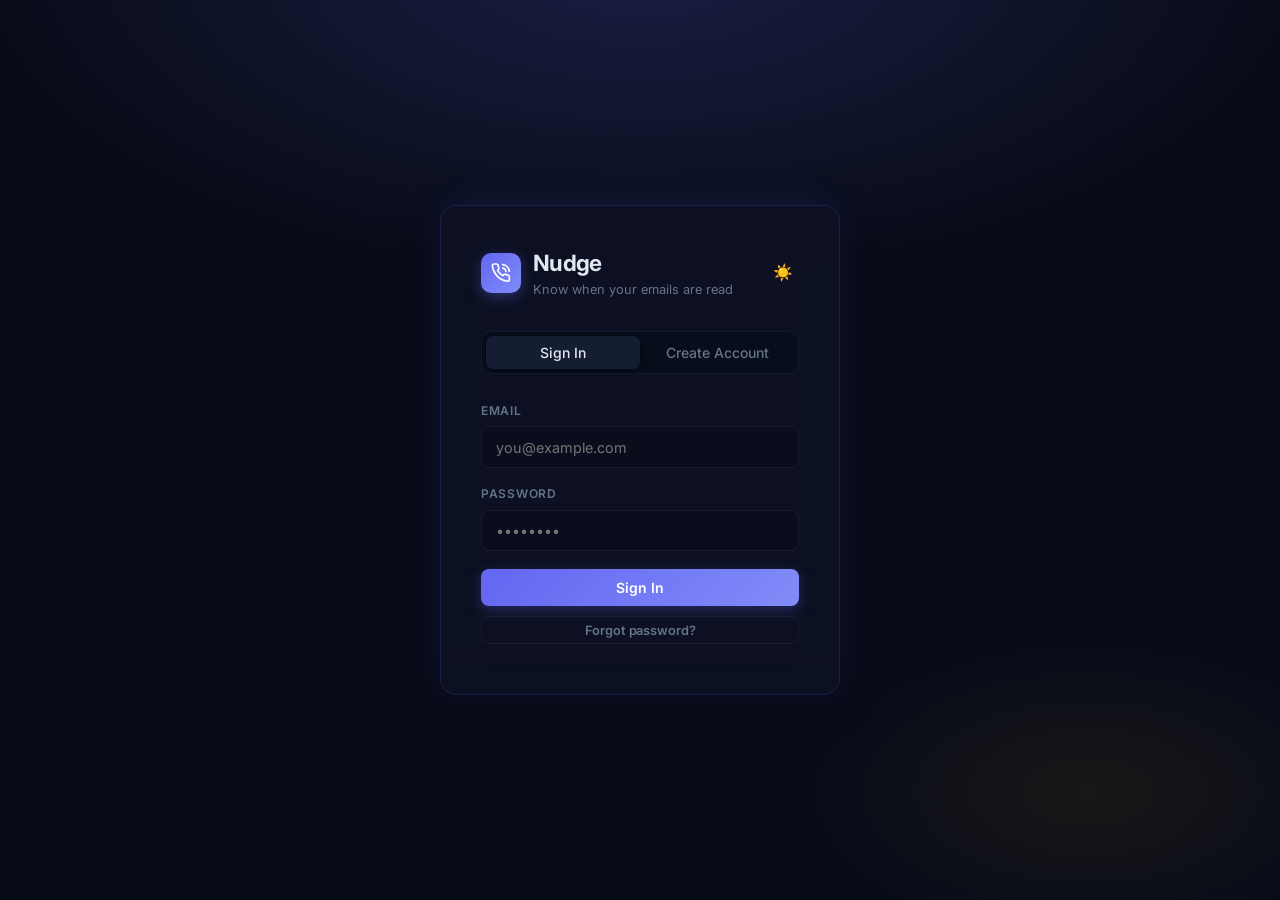
<file: frontend/index.html>
<!DOCTYPE html>
<html lang="en">
<head>
  <meta charset="UTF-8"/>
  <meta name="viewport" content="width=device-width, initial-scale=1.0"/>
  <title>Nudge — Sign In</title>
  <script>if(localStorage.getItem('nudge_theme')==='light')document.documentElement.setAttribute('data-theme','light');</script>
  <link rel="preconnect" href="https://fonts.googleapis.com"/>
  <link rel="preconnect" href="https://fonts.gstatic.com" crossorigin/>
  <link rel="icon" type="image/svg+xml" href="images/favicon.svg"/>
  <link rel="stylesheet" href="css/style.css"/>
  <style>
    #pw-strength {
      font-size: .78rem;
      font-weight: 600;
      margin-top: .25rem;
      min-height: 1.2em;
      transition: color .2s;
    }
  </style>
</head>
<body class="auth-page">

  <div class="auth-card">
    <div class="auth-logo">
      <div class="logo-icon">
        <svg xmlns="http://www.w3.org/2000/svg" viewBox="0 0 24 24" fill="none" stroke="currentColor" stroke-linecap="round" stroke-linejoin="round">
          <path d="M22 16.92v3a2 2 0 0 1-2.18 2 19.79 19.79 0 0 1-8.63-3.07A19.5 19.5 0 0 1 4.69 12a19.79 19.79 0 0 1-3.07-8.67A2 2 0 0 1 3.6 1.2h3a2 2 0 0 1 2 1.72c.127.96.361 1.903.7 2.81a2 2 0 0 1-.45 2.11L7.91 8.8a16 16 0 0 0 6.29 6.29l.96-.96a2 2 0 0 1 2.11-.45c.907.339 1.85.573 2.81.7A2 2 0 0 1 22 16.92z"/>
          <path d="M14.05 2a9 9 0 0 1 8 7.94"/>
          <path d="M14.05 6A5 5 0 0 1 18 10"/>
        </svg>
      </div>
      <div style="flex:1">
        <h1>Nudge</h1>
        <p>Know when your emails are read</p>
      </div>
      <button id="theme-toggle-btn" onclick="toggleTheme()"
              style="background:none;border:none;cursor:pointer;color:var(--muted);padding:6px;line-height:1;border-radius:6px;transition:color .2s;font-size:1rem"
              title="Toggle light/dark mode"></button>
    </div>

    <div class="tab-nav">
      <button class="tab-btn active" id="tab-login"    onclick="showTab('login')">Sign In</button>
      <button class="tab-btn"        id="tab-register" onclick="showTab('register')">Create Account</button>
    </div>

    <!-- Login Form -->
    <form id="login-form" onsubmit="handleLogin(event)">
      <div class="form-group">
        <label for="login-email">Email</label>
        <input type="email" id="login-email" placeholder="you@example.com" required/>
      </div>
      <div class="form-group">
        <label for="login-password">Password</label>
        <input type="password" id="login-password" placeholder="••••••••" required/>
      </div>
      <div id="login-error" style="color:var(--danger);font-size:.85rem;margin-bottom:.75rem;display:none"></div>
      <button type="submit" class="btn btn-primary btn-block" id="login-btn">Sign In</button>
      <button type="button" class="btn btn-ghost btn-sm btn-block" style="margin-top:.6rem" onclick="handleForgotPassword()">Forgot password?</button>
      <div id="forgot-result" role="status" style="color:var(--muted);font-size:.85rem;margin-top:.6rem"></div>
    </form>

    <!-- Register Form -->
    <form id="register-form" style="display:none" onsubmit="handleRegister(event)">
      <div class="form-group">
        <label for="reg-email">Email</label>
        <input type="email" id="reg-email" placeholder="you@example.com" required/>
      </div>
      <div class="form-group">
        <label for="reg-password">Password</label>
        <input type="password" id="reg-password" placeholder="Min. 8 chars, mix of letters + numbers" minlength="8" required/>
        <div id="pw-strength"></div>
      </div>
      <div id="reg-error" style="color:var(--danger);font-size:.85rem;margin-bottom:.75rem;display:none"></div>
      <button type="submit" class="btn btn-primary btn-block" id="reg-btn">Create Account</button>
    </form>
  </div>

  <script src="js/deployment.js"></script>
<script src="js/config.js"></script>
  <script src="js/auth.js"></script>
</body>
</html>
</file>
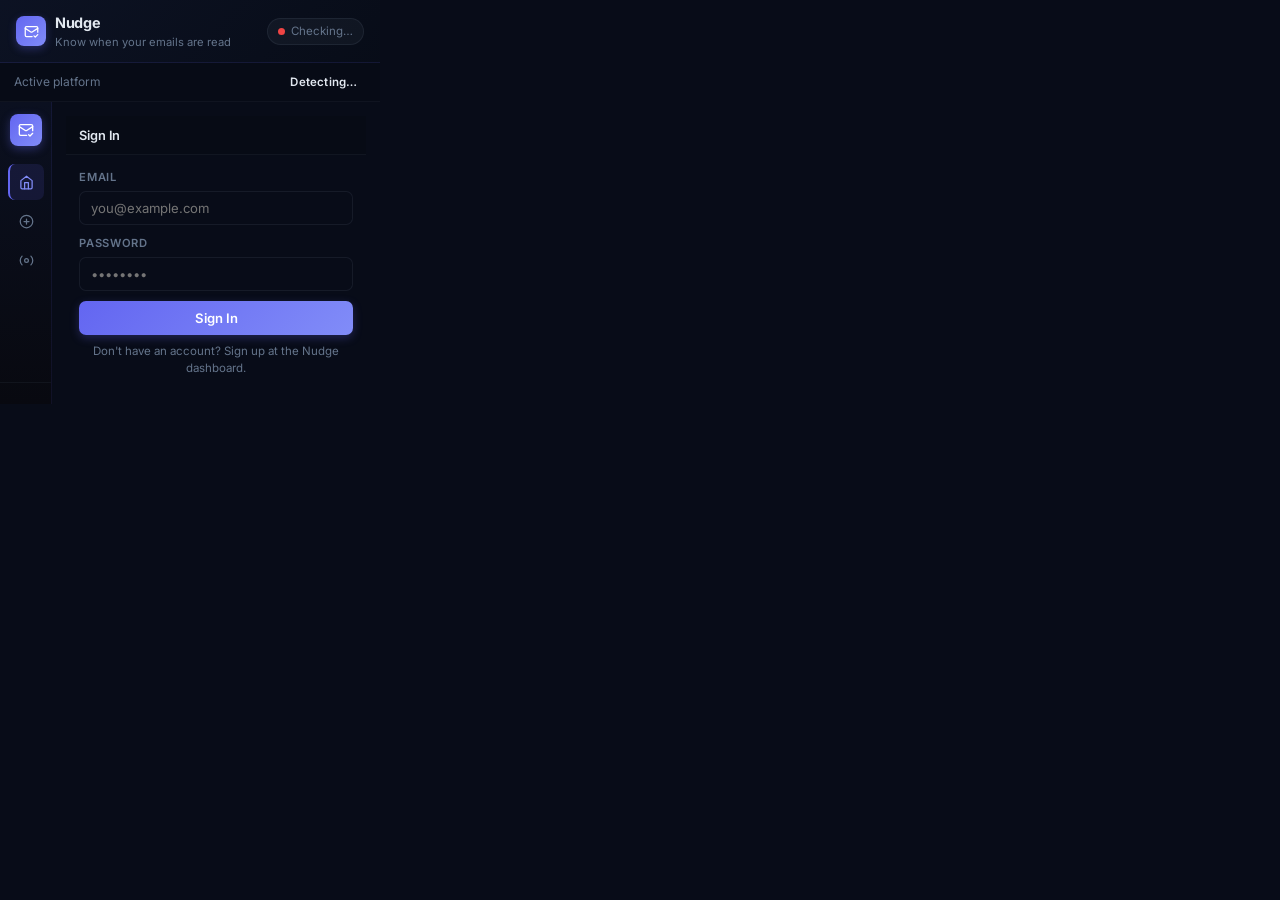
<file: extension/popup.html>
<!DOCTYPE html>
<html lang="en">
<head>
  <meta charset="UTF-8"/>
  <title>Nudge</title>
  <link rel="stylesheet" href="popup.css"/>
</head>
<body>

<div class="p-app">

  <!-- ── App header ────────────────────────────────────────── -->
  <div class="p-header">
    <div class="p-header-logo">
      <div class="p-header-logo-icon">
        <!-- mail-check icon -->
        <svg xmlns="http://www.w3.org/2000/svg" viewBox="0 0 24 24" fill="none" stroke="currentColor" stroke-linecap="round" stroke-linejoin="round">
          <path d="M22 13V6a2 2 0 0 0-2-2H4a2 2 0 0 0-2 2v12c0 1.1.9 2 2 2h9"/>
          <path d="m22 7-8.97 5.7a1.94 1.94 0 0 1-2.06 0L2 7"/>
          <path d="m16 19 2 2 4-4"/>
        </svg>
      </div>
      <div>
        <div class="p-header-name">Nudge</div>
        <div class="p-header-tag">Know when your emails are read</div>
      </div>
    </div>
    <div class="p-status-chip">
      <span class="dot" id="status-dot"></span>
      <span id="status-text">Checking…</span>
    </div>
  </div>

  <!-- ── Platform detection ─────────────────────────────────── -->
  <div class="p-platform-row" id="platform-row">
    <span class="p-platform-label">Active platform</span>
    <span class="platform-badge" id="platform-badge">Detecting…</span>
  </div>

  <!-- ── Body layout with icon sidebar ──────────────────────── -->
  <div class="p-layout">

    <!-- Icon sidebar -->
    <div class="p-sidebar">
      <div class="p-logo-mark">
        <svg xmlns="http://www.w3.org/2000/svg" viewBox="0 0 24 24" fill="none" stroke="currentColor" stroke-linecap="round" stroke-linejoin="round">
          <path d="M22 13V6a2 2 0 0 0-2-2H4a2 2 0 0 0-2 2v12c0 1.1.9 2 2 2h9"/>
          <path d="m22 7-8.97 5.7a1.94 1.94 0 0 1-2.06 0L2 7"/>
          <path d="m16 19 2 2 4-4"/>
        </svg>
      </div>

      <div class="p-sidebar-nav">
        <!-- Status tab (default) -->
        <button class="p-nav-btn active" title="Status" data-tab="status">
          <svg xmlns="http://www.w3.org/2000/svg" viewBox="0 0 24 24" fill="none" stroke="currentColor" stroke-linecap="round" stroke-linejoin="round">
            <path d="M3 9l9-7 9 7v11a2 2 0 0 1-2 2H5a2 2 0 0 1-2-2z"/>
            <polyline points="9 22 9 12 15 12 15 22"/>
          </svg>
        </button>
        <!-- Track tab -->
        <button class="p-nav-btn" title="Track Email" data-tab="track">
          <svg xmlns="http://www.w3.org/2000/svg" viewBox="0 0 24 24" fill="none" stroke="currentColor" stroke-linecap="round" stroke-linejoin="round">
            <circle cx="12" cy="12" r="10"/><path d="M8 12h8M12 8v8"/>
          </svg>
        </button>
        <!-- Settings tab -->
        <button class="p-nav-btn" title="Settings" data-tab="settings">
          <svg xmlns="http://www.w3.org/2000/svg" viewBox="0 0 24 24" fill="none" stroke="currentColor" stroke-linecap="round" stroke-linejoin="round">
            <circle cx="12" cy="12" r="3"/>
            <path d="M19.07 4.93a10 10 0 0 1 0 14.14M4.93 4.93a10 10 0 0 0 0 14.14"/>
          </svg>
        </button>
      </div>

      <div class="p-sidebar-footer">
        <!-- Sign out (only shown when logged in) -->
        <button class="p-nav-btn" id="sidebar-logout-btn" title="Sign Out" data-action="logout" style="display:none">
          <svg xmlns="http://www.w3.org/2000/svg" viewBox="0 0 24 24" fill="none" stroke="currentColor" stroke-linecap="round" stroke-linejoin="round">
            <path d="M9 21H5a2 2 0 0 1-2-2V5a2 2 0 0 1 2-2h4"/>
            <polyline points="16 17 21 12 16 7"/>
            <line x1="21" y1="12" x2="9" y2="12"/>
          </svg>
        </button>
      </div>
    </div>

    <!-- Main panel -->
    <div class="p-main">

      <!-- ── STATUS TAB ──────────────────────────────────────── -->
      <div id="tab-status" class="p-tab-panel">

        <!-- Logged OUT view -->
        <div id="login-view" class="p-body">
          <div class="p-section-header">
            <span class="p-section-title">Sign In</span>
          </div>
          <div style="padding: .85rem">
            <div class="p-form-group">
              <label>Email</label>
              <input class="p-input" type="email" id="email" placeholder="you@example.com"/>
            </div>
            <div class="p-form-group">
              <label>Password</label>
              <input class="p-input" type="password" id="password" placeholder="••••••••"/>
            </div>
            <div id="login-error" class="p-error"></div>
            <button class="p-btn p-btn-primary" style="margin-top:.5rem" id="login-btn" data-action="login">Sign In</button>
            <p style="color:var(--muted);font-size:.72rem;margin-top:.5rem;text-align:center;line-height:1.5">
              Don't have an account? Sign up at the Nudge dashboard.
            </p>
          </div>
        </div>

        <!-- Logged IN view -->
        <div id="logged-view" class="hidden">
          <div class="p-section-header">
            <span class="p-section-title">Recent emails</span>
          </div>
          <div class="p-body">
            <p class="p-list-message" id="recent-message" role="status">Loading…</p>
            <div class="p-email-list" id="recent-list"></div>

            <!-- User block -->
            <div class="p-user-block">
              <div class="p-user-avatar">U</div>
              <div>
                <div class="p-user-email-label">Signed in as</div>
                <div class="p-user-email-value" id="user-email-display"></div>
              </div>
            </div>

            <!-- Tips -->
            <div class="p-tip" id="tip-supported">
              ✅ Nudge is active on this page. Open a compose window — the tracking panel will appear inline next to Send.
            </div>
            <div class="p-tip hidden" id="tip-fallback">
              Open your webmail in this tab to track emails. Not supported here? Use the dashboard.
            </div>

            <a id="dashboard-link" href="#" target="_blank" class="p-btn p-btn-primary">
              Open Dashboard
              <svg xmlns="http://www.w3.org/2000/svg" width="12" height="12" viewBox="0 0 24 24" fill="none" stroke="currentColor" stroke-width="2.5" stroke-linecap="round" stroke-linejoin="round">
                <path d="M18 13v6a2 2 0 0 1-2 2H5a2 2 0 0 1-2-2V8a2 2 0 0 1 2-2h6"/>
                <polyline points="15 3 21 3 21 9"/><line x1="10" y1="14" x2="21" y2="3"/>
              </svg>
            </a>
          </div>
        </div>

      </div>

      <!-- ── TRACK TAB ───────────────────────────────────────── -->
      <div id="tab-track" class="p-tab-panel hidden">
        <div class="p-section-header">
          <span class="p-section-title">Quick Track</span>
        </div>
        <div class="p-body" style="font-size:.78rem;color:var(--muted);padding-top:1rem;text-align:center;line-height:1.6">
          <div style="font-size:1.8rem;margin-bottom:.5rem;opacity:.5">📨</div>
          Open a compose window on a supported platform — Nudge will inject the tracking panel automatically.
          <br/><br/>
          Or use the full dashboard to track manually.
          <br/><br/>
          <a id="dashboard-link-track" href="#" target="_blank" class="p-btn p-btn-primary" style="margin-top:.25rem">
            Open Dashboard ↗
          </a>
        </div>
      </div>

      <!-- ── SETTINGS TAB ────────────────────────────────────── -->
      <div id="tab-settings" class="p-tab-panel hidden">
        <div class="p-section-header">
          <span class="p-section-title">Server URL</span>
        </div>
        <div class="p-body">
          <p style="font-size:.75rem;color:var(--muted);margin-bottom:.75rem;line-height:1.5">
            Point Nudge to your self-hosted backend instance.
          </p>
          <div class="p-footer-row">
            <input class="p-url-input" type="url" id="server-url" placeholder="http://localhost:8080"/>
            <button class="p-save-btn" id="save-server-btn">Save</button>
          </div>
          <p id="server-status" role="status" class="p-error"></p>
        </div>
        <div class="p-section-header">
          <span class="p-section-title">Notifications</span>
        </div>
        <div class="p-body">
          <label class="p-check">
            <input type="checkbox" id="notifications-toggle"/>
            Notify me when an email is opened
          </label>
        </div>
        <div class="p-section-header">
          <span class="p-section-title">Privacy</span>
        </div>
        <div class="p-body">
          <label class="p-check">
            <input type="checkbox" id="content-toggle"/>
            Store the text of my emails (for AI follow-ups)
          </label>
        </div>
        <div class="p-section-header">
          <span class="p-section-title">Problem with a webmail?</span>
        </div>
        <div class="p-body">
          <p style="font-size:.75rem;color:var(--muted);margin-bottom:.75rem;line-height:1.5">
            Open a new message, then copy its structure to report the problem. Texts, names and
            addresses are masked; nothing is sent.
          </p>
          <button class="p-btn p-btn-secondary" id="describe-btn">Copy page structure</button>
          <textarea class="p-structure hidden" id="describe-result" readonly aria-label="Page structure"></textarea>
        </div>
      </div>

    </div><!-- /p-main -->
  </div><!-- /p-layout -->

</div><!-- /p-app -->

<script src="popup.js"></script>
</body>
</html>
</file>
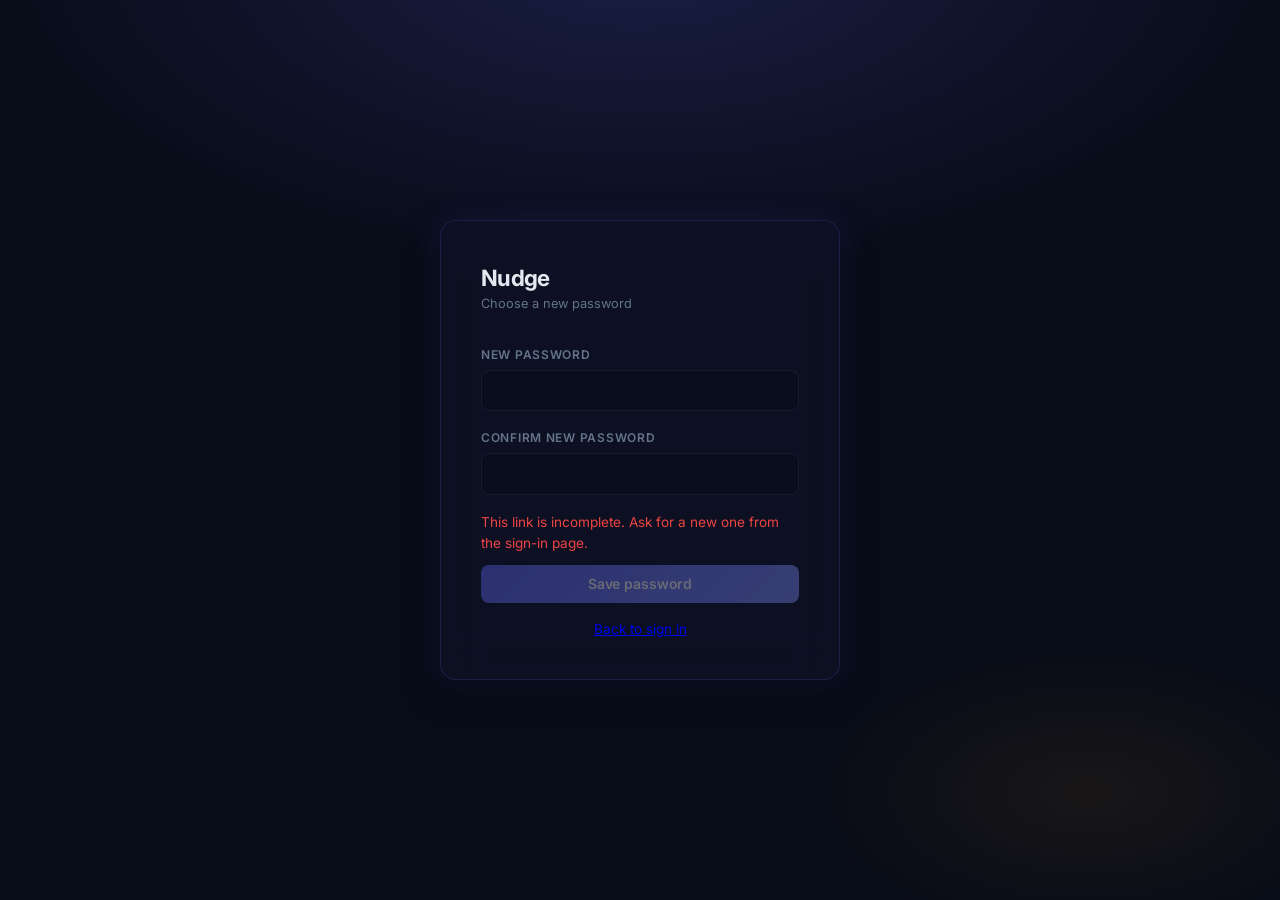
<file: frontend/reset.html>
<!DOCTYPE html>
<html lang="en">
<head>
  <meta name="referrer" content="no-referrer"/>
  <meta charset="UTF-8"/>
  <meta name="viewport" content="width=device-width, initial-scale=1.0"/>
  <title>Nudge — New password</title>
  <script>if(localStorage.getItem('nudge_theme')==='light')document.documentElement.setAttribute('data-theme','light');</script>
  <link rel="preconnect" href="https://fonts.googleapis.com"/>
  <link rel="preconnect" href="https://fonts.gstatic.com" crossorigin/>
  <link rel="icon" type="image/svg+xml" href="images/favicon.svg"/>
  <link rel="stylesheet" href="css/style.css"/>
</head>
<body class="auth-page">

  <div class="auth-card">
    <div class="auth-logo">
      <div style="flex:1">
        <h1>Nudge</h1>
        <p>Choose a new password</p>
      </div>
    </div>

    <form id="reset-form">
      <div class="form-group">
        <label for="reset-password">New password</label>
        <input type="password" id="reset-password" autocomplete="new-password" minlength="8" required/>
      </div>
      <div class="form-group">
        <label for="reset-confirm">Confirm new password</label>
        <input type="password" id="reset-confirm" autocomplete="new-password" minlength="8" required/>
      </div>
      <div id="reset-result" role="status" style="font-size:.85rem;margin-bottom:.75rem"></div>
      <button type="submit" class="btn btn-primary btn-block" id="reset-btn">Save password</button>
    </form>
    <p style="margin-top:1rem;text-align:center;font-size:.85rem"><a href="index.html">Back to sign in</a></p>
  </div>

  <script src="js/deployment.js"></script>
  <script src="js/config.js"></script>
  <script src="js/reset.js"></script>
</body>
</html>
</file>
<file: frontend/css/style.css>
/* ─────────────────────────────────────────────────────────────
   Nudge — Global Styles v2
   Palette: deep dark + indigo gradient + amber accent
   ───────────────────────────────────────────────────────────── */

@import url('https://fonts.googleapis.com/css2?family=Inter:wght@400;500;600;700&display=swap');

:root {
  --primary:           #6366f1;
  --primary-light:     #818cf8;
  --primary-dark:      #4f46e5;
  --primary-gradient:  linear-gradient(135deg, #6366f1 0%, #818cf8 100%);

  --accent:            #f59e0b;
  --success:           #22c55e;
  --warning:           #f59e0b;
  --danger:            #ef4444;

  --bg:                #080c18;
  --surface:           #0d1224;
  --surface2:          #151d32;
  --surface3:          #1e2a48;
  --border:            rgba(148,163,184,.09);
  --border-accent:     rgba(99,102,241,.22);

  --text:              #e2e8f0;
  --muted:             #64748b;

  --radius:            12px;
  --radius-sm:         8px;
  --shadow:            0 8px 32px rgba(0,0,0,.5);
  --shadow-card:       0 1px 3px rgba(0,0,0,.25), 0 0 0 1px rgba(148,163,184,.05);
  --shadow-glow:       0 0 32px rgba(99,102,241,.18);
}

* { box-sizing: border-box; margin: 0; padding: 0; }

body {
  font-family: 'Inter', system-ui, -apple-system, sans-serif;
  background: var(--bg);
  color: var(--text);
  min-height: 100vh;
  font-size: 14px;
  line-height: 1.5;
  -webkit-font-smoothing: antialiased;
  -moz-osx-font-smoothing: grayscale;
}

/* ── Scrollbar ─────────────────────────────────────────────── */
::-webkit-scrollbar { width: 5px; }
::-webkit-scrollbar-track { background: transparent; }
::-webkit-scrollbar-thumb { background: var(--surface3); border-radius: 3px; }
::-webkit-scrollbar-thumb:hover { background: var(--muted); }

/* ── Auth page ─────────────────────────────────────────────── */
.auth-page {
  display: flex;
  align-items: center;
  justify-content: center;
  min-height: 100vh;
  padding: 1rem;
  background:
    radial-gradient(ellipse 80% 55% at 50% -5%, rgba(99,102,241,.2) 0%, transparent 65%),
    radial-gradient(ellipse 40% 30% at 85% 88%, rgba(245,158,11,.07) 0%, transparent 55%),
    var(--bg);
}

.auth-card {
  background: rgba(13,18,36,.88);
  border: 1px solid rgba(99,102,241,.18);
  border-radius: 16px;
  padding: 2.5rem;
  width: 100%;
  max-width: 400px;
  box-shadow: var(--shadow), var(--shadow-glow);
  backdrop-filter: blur(20px);
}

.auth-logo {
  display: flex;
  align-items: center;
  gap: .75rem;
  margin-bottom: 2rem;
}

.auth-logo .logo-icon {
  width: 40px;
  height: 40px;
  background: var(--primary-gradient);
  border-radius: 10px;
  display: flex;
  align-items: center;
  justify-content: center;
  flex-shrink: 0;
  box-shadow: 0 4px 14px rgba(99,102,241,.35);
}

.auth-logo .logo-icon svg {
  width: 20px;
  height: 20px;
  color: #fff;
  stroke-width: 2px;
}

.auth-logo h1 {
  font-size: 1.4rem;
  font-weight: 700;
  letter-spacing: -.03em;
  background: linear-gradient(135deg, #e2e8f0 30%, #94a3b8 100%);
  -webkit-background-clip: text;
  -webkit-text-fill-color: transparent;
  background-clip: text;
}

.auth-logo p { color: var(--muted); font-size: .8rem; }

.tab-nav {
  display: flex;
  background: rgba(8,12,24,.6);
  border: 1px solid var(--border);
  border-radius: 10px;
  padding: 4px;
  margin-bottom: 1.75rem;
}

.tab-btn {
  flex: 1;
  padding: .5rem;
  border: none;
  background: transparent;
  color: var(--muted);
  border-radius: 7px;
  cursor: pointer;
  font-size: .875rem;
  font-weight: 500;
  font-family: inherit;
  transition: all .2s;
}

.tab-btn.active {
  background: var(--surface2);
  color: var(--text);
  box-shadow: 0 1px 4px rgba(0,0,0,.4);
}

/* ── Form controls ─────────────────────────────────────────── */
.form-group { margin-bottom: 1.1rem; }

.form-group label {
  display: block;
  margin-bottom: .4rem;
  color: var(--muted);
  font-size: .75rem;
  font-weight: 600;
  text-transform: uppercase;
  letter-spacing: .06em;
}

input[type="email"],
input[type="password"],
input[type="text"],
textarea {
  width: 100%;
  padding: .7rem .9rem;
  background: rgba(8,12,24,.5);
  border: 1px solid rgba(148,163,184,.1);
  border-radius: var(--radius-sm);
  color: var(--text);
  font-size: .9rem;
  font-family: inherit;
  transition: border-color .2s, box-shadow .2s;
  outline: none;
}

input:focus, textarea:focus {
  border-color: rgba(99,102,241,.55);
  box-shadow: 0 0 0 3px rgba(99,102,241,.12);
  background: rgba(8,12,24,.7);
}

textarea { min-height: 100px; resize: vertical; }

/* ── Buttons ───────────────────────────────────────────────── */
.btn {
  display: inline-flex;
  align-items: center;
  gap: .4rem;
  padding: .65rem 1.2rem;
  border: none;
  border-radius: var(--radius-sm);
  cursor: pointer;
  font-size: .875rem;
  font-weight: 600;
  font-family: inherit;
  transition: all .2s;
  text-decoration: none;
  letter-spacing: -.01em;
}

.btn-primary {
  background: var(--primary-gradient);
  color: #fff;
  box-shadow: 0 4px 14px rgba(99,102,241,.3);
}
.btn-primary:hover {
  box-shadow: 0 6px 22px rgba(99,102,241,.45);
  transform: translateY(-1px);
}
.btn-primary:active {
  transform: translateY(0);
  box-shadow: 0 2px 8px rgba(99,102,241,.3);
}

.btn-secondary {
  background: var(--surface2);
  color: var(--text);
  border: 1px solid var(--border);
}
.btn-secondary:hover { background: var(--surface3); border-color: var(--border-accent); }

.btn-ghost {
  background: transparent;
  color: var(--muted);
  border: 1px solid var(--border);
}
.btn-ghost:hover { color: var(--text); border-color: rgba(148,163,184,.22); background: rgba(148,163,184,.04); }

.btn-sm { padding: .35rem .75rem; font-size: .8rem; }
.btn-block { width: 100%; justify-content: center; }

.btn:disabled { opacity: .38; cursor: not-allowed; transform: none !important; box-shadow: none !important; }

/* ── Dashboard layout ──────────────────────────────────────── */
.layout {
  display: flex;
  min-height: 100vh;
}

/* ── Sidebar ───────────────────────────────────────────────── */
.sidebar {
  width: 240px;
  background: linear-gradient(180deg, #0d1224 0%, #080c1c 100%);
  border-right: 1px solid rgba(99,102,241,.1);
  display: flex;
  flex-direction: column;
  padding: 1.25rem .875rem;
  flex-shrink: 0;
}

.sidebar-logo {
  display: flex;
  align-items: center;
  gap: .65rem;
  padding: .4rem .5rem;
  margin-bottom: 1.75rem;
}

.sidebar-logo .logo-icon {
  width: 32px;
  height: 32px;
  background: var(--primary-gradient);
  border-radius: 8px;
  display: grid;
  place-items: center;
  flex-shrink: 0;
  box-shadow: 0 3px 10px rgba(99,102,241,.3);
}

.sidebar-logo .logo-icon svg {
  width: 16px;
  height: 16px;
  color: #fff;
  stroke-width: 2.2px;
}

.sidebar-logo span {
  font-size: 1.05rem;
  font-weight: 700;
  letter-spacing: -.02em;
  background: linear-gradient(135deg, #e2e8f0 0%, #94a3b8 100%);
  -webkit-background-clip: text;
  -webkit-text-fill-color: transparent;
  background-clip: text;
}

.sidebar-nav { flex: 1; }

.nav-item {
  display: flex;
  align-items: center;
  gap: .65rem;
  padding: .56rem .75rem;
  border-radius: var(--radius-sm);
  color: var(--muted);
  cursor: pointer;
  transition: all .2s;
  font-weight: 500;
  font-size: .875rem;
  margin-bottom: 2px;
  border-left: 2px solid transparent;
  margin-left: -2px;
}

.nav-item svg, .nav-item i {
  width: 16px;
  height: 16px;
  flex-shrink: 0;
}

.nav-item:hover { background: rgba(148,163,184,.06); color: #cbd5e1; }

.nav-item.active {
  background: rgba(99,102,241,.1);
  color: var(--primary-light);
  border-left-color: var(--primary);
}

.nav-item.active svg, .nav-item.active i { color: var(--primary-light); }

.sidebar-footer {
  border-top: 1px solid rgba(148,163,184,.07);
  padding-top: 1rem;
}

.user-info {
  display: flex;
  align-items: center;
  gap: .65rem;
  padding: .5rem;
}

.user-avatar {
  width: 32px;
  height: 32px;
  background: var(--primary-gradient);
  border-radius: 50%;
  display: grid;
  place-items: center;
  font-size: .8rem;
  font-weight: 700;
  color: #fff;
  flex-shrink: 0;
  box-shadow: 0 2px 8px rgba(99,102,241,.28);
}

.user-meta { flex: 1; min-width: 0; }
.user-meta .name { font-weight: 600; font-size: .85rem; white-space: nowrap; overflow: hidden; text-overflow: ellipsis; }
.user-meta .role { color: var(--muted); font-size: .72rem; }

/* ── Main content ──────────────────────────────────────────── */
.main {
  flex: 1;
  display: flex;
  flex-direction: column;
  min-width: 0;
  background: var(--bg);
}

.topbar {
  background: rgba(13,18,36,.7);
  border-bottom: 1px solid rgba(148,163,184,.07);
  padding: .875rem 1.5rem;
  display: flex;
  align-items: center;
  justify-content: space-between;
  gap: 1rem;
  backdrop-filter: blur(10px);
  position: sticky;
  top: 0;
  z-index: 10;
}

.topbar-title { font-size: 1rem; font-weight: 600; letter-spacing: -.01em; }
.topbar-actions { display: flex; gap: .5rem; align-items: center; }

.content { padding: 1.5rem; flex: 1; }

/* ── Stats row ─────────────────────────────────────────────── */
.stats-row {
  display: grid;
  grid-template-columns: repeat(auto-fit, minmax(160px, 1fr));
  gap: 1rem;
  margin-bottom: 1.5rem;
}

.stat-card {
  background: var(--surface);
  border: 1px solid var(--border);
  border-radius: var(--radius);
  padding: 1.2rem 1.4rem;
  box-shadow: var(--shadow-card);
  position: relative;
  overflow: hidden;
}

.stat-card::before {
  content: '';
  position: absolute;
  top: 0; left: 0; right: 0;
  height: 2px;
  background: var(--primary-gradient);
  opacity: .55;
}

.stat-label {
  color: var(--muted);
  font-size: .72rem;
  text-transform: uppercase;
  letter-spacing: .07em;
  font-weight: 600;
  margin-bottom: .5rem;
}

.stat-value { font-size: 1.8rem; font-weight: 700; letter-spacing: -.04em; }
.stat-value.green  { color: var(--success); }
.stat-value.yellow { color: var(--warning); }
.stat-value.purple { color: var(--primary-light); }

/* ── Cards ─────────────────────────────────────────────────── */
.card {
  background: var(--surface);
  border: 1px solid var(--border);
  border-radius: var(--radius);
  overflow: hidden;
  margin-bottom: 1.5rem;
  box-shadow: var(--shadow-card);
}

.card-header {
  display: flex;
  align-items: center;
  justify-content: space-between;
  padding: 1rem 1.25rem;
  border-bottom: 1px solid rgba(148,163,184,.06);
  background: rgba(0,0,0,.08);
}

.card-title { font-size: .875rem; font-weight: 600; letter-spacing: -.01em; }
.card-body { padding: 1.25rem; }

/* ── Table ─────────────────────────────────────────────────── */
.table-wrap { overflow-x: auto; }

table { width: 100%; border-collapse: collapse; }

thead th {
  padding: .65rem 1rem;
  text-align: left;
  font-size: .72rem;
  font-weight: 600;
  color: var(--muted);
  text-transform: uppercase;
  letter-spacing: .06em;
  border-bottom: 1px solid rgba(148,163,184,.06);
  white-space: nowrap;
  background: rgba(0,0,0,.08);
}

tbody tr {
  border-bottom: 1px solid rgba(148,163,184,.05);
  transition: background .15s;
}
tbody tr:last-child { border-bottom: none; }
tbody tr:hover { background: rgba(99,102,241,.04); }

td { padding: .85rem 1rem; vertical-align: middle; }

/* ── Badges ────────────────────────────────────────────────── */
.badge {
  display: inline-flex;
  align-items: center;
  gap: .3rem;
  padding: .2rem .6rem;
  border-radius: 999px;
  font-size: .72rem;
  font-weight: 600;
  white-space: nowrap;
  letter-spacing: .02em;
}

.badge-gray   { background: rgba(100,116,139,.1);  color: #94a3b8; border: 1px solid rgba(100,116,139,.14); }
.badge-green  { background: rgba(34,197,94,.1);    color: #4ade80; border: 1px solid rgba(34,197,94,.15); }
.badge-orange { background: rgba(245,158,11,.1);   color: #fbbf24; border: 1px solid rgba(245,158,11,.15); }
.badge-red    { background: rgba(239,68,68,.1);    color: #f87171; border: 1px solid rgba(239,68,68,.15); }
.badge-purple { background: rgba(99,102,241,.1);   color: var(--primary-light); border: 1px solid rgba(99,102,241,.16); }

/* ── Lead score bar ────────────────────────────────────────── */
.score-wrap { display: flex; align-items: center; gap: .5rem; }

.score-bar-track {
  flex: 1;
  min-width: 60px;
  height: 5px;
  background: var(--surface3);
  border-radius: 3px;
  overflow: hidden;
}

.score-bar-fill {
  height: 100%;
  border-radius: 3px;
  transition: width .4s ease;
  background: var(--primary-gradient);
}

.score-num { font-weight: 700; font-size: .8rem; min-width: 28px; text-align: right; }

/* ── Modal ─────────────────────────────────────────────────── */
.modal-overlay {
  position: fixed;
  inset: 0;
  background: rgba(0,0,0,.72);
  display: flex;
  align-items: center;
  justify-content: center;
  z-index: 100;
  padding: 1rem;
  backdrop-filter: blur(8px);
}

.modal {
  background: var(--surface);
  border: 1px solid rgba(99,102,241,.16);
  border-radius: 16px;
  width: 100%;
  max-width: 520px;
  max-height: 85vh;
  overflow-y: auto;
  box-shadow: var(--shadow), 0 0 48px rgba(99,102,241,.1);
}

.modal-header {
  display: flex;
  align-items: center;
  justify-content: space-between;
  padding: 1.25rem 1.5rem;
  border-bottom: 1px solid rgba(148,163,184,.07);
  background: rgba(0,0,0,.08);
}

.modal-header h3 { font-size: .95rem; font-weight: 600; letter-spacing: -.01em; }

.modal-close {
  background: rgba(148,163,184,.07);
  border: 1px solid var(--border);
  color: var(--muted);
  cursor: pointer;
  width: 28px;
  height: 28px;
  border-radius: 6px;
  display: grid;
  place-items: center;
  font-size: .9rem;
  transition: all .15s;
  line-height: 1;
}
.modal-close:hover { color: var(--text); background: rgba(148,163,184,.14); }

.modal-body { padding: 1.5rem; }

.modal-footer {
  padding: 1rem 1.5rem;
  border-top: 1px solid rgba(148,163,184,.07);
  display: flex;
  gap: .5rem;
  justify-content: flex-end;
  background: rgba(0,0,0,.07);
}

/* ── Toast notifications ───────────────────────────────────── */
#toast-container {
  position: fixed;
  top: 1rem;
  right: 1rem;
  z-index: 200;
  display: flex;
  flex-direction: column;
  gap: .5rem;
}

.toast {
  background: var(--surface2);
  border: 1px solid rgba(148,163,184,.1);
  border-radius: var(--radius);
  padding: .85rem 1.1rem;
  display: flex;
  align-items: flex-start;
  gap: .65rem;
  box-shadow: var(--shadow);
  max-width: 340px;
  animation: slideIn .25s ease;
}

.toast-icon { font-size: 1rem; flex-shrink: 0; margin-top: 1px; }
.toast-content { flex: 1; }
.toast-title { font-weight: 600; font-size: .875rem; }
.toast-msg { color: var(--muted); font-size: .8rem; margin-top: 2px; }

.toast.success { border-left: 3px solid var(--success); }
.toast.info    { border-left: 3px solid var(--primary); }
.toast.error   { border-left: 3px solid var(--danger); }

@keyframes slideIn {
  from { opacity: 0; transform: translateX(16px); }
  to   { opacity: 1; transform: translateX(0); }
}

/* ── AI response box ───────────────────────────────────────── */
.ai-result {
  background: rgba(8,12,24,.5);
  border: 1px solid var(--border);
  border-radius: var(--radius-sm);
  padding: 1rem;
  margin-top: 1rem;
}

.ai-result-label {
  font-size: .72rem;
  color: var(--muted);
  text-transform: uppercase;
  letter-spacing: .06em;
  font-weight: 600;
  margin-bottom: .5rem;
}

.ai-result-text { font-size: .9rem; line-height: 1.65; white-space: pre-wrap; }

/* ── Loading spinner ───────────────────────────────────────── */
.spinner {
  width: 18px;
  height: 18px;
  border: 2px solid rgba(99,102,241,.18);
  border-top-color: var(--primary);
  border-radius: 50%;
  animation: spin .6s linear infinite;
  display: inline-block;
}
@keyframes spin { to { transform: rotate(360deg); } }

/* ── Pixel URL box ─────────────────────────────────────────── */
.pixel-url-box {
  background: rgba(8,12,24,.5);
  border: 1px solid var(--border);
  border-radius: var(--radius-sm);
  padding: .75rem 1rem;
  font-family: 'JetBrains Mono', 'Fira Code', ui-monospace, monospace;
  font-size: .78rem;
  color: var(--primary-light);
  word-break: break-all;
  margin-top: .5rem;
}

/* ── Hot lead highlight ────────────────────────────────────── */
tr.hot-lead td:first-child { border-left: 2px solid var(--warning); }

/* ── Empty state ───────────────────────────────────────────── */
.empty-state {
  text-align: center;
  padding: 3rem 1rem;
  color: var(--muted);
}
.empty-state .empty-icon { font-size: 2.5rem; margin-bottom: 1rem; opacity: .55; }
.empty-state h3 { font-size: .95rem; font-weight: 600; color: var(--text); margin-bottom: .4rem; }

/* ── Connection dot ────────────────────────────────────────── */
.ws-dot {
  width: 7px;
  height: 7px;
  border-radius: 50%;
  background: var(--surface3);
  display: inline-block;
  transition: all .3s;
}
.ws-dot.connected {
  background: var(--success);
  box-shadow: 0 0 6px rgba(34,197,94,.5);
}

/* ── Responsive grids ──────────────────────────────────────── */
.grid-2 { display: grid; grid-template-columns: 1fr 1fr; gap: 1rem; }
.grid-2-lg { display: grid; grid-template-columns: 1fr 1fr; gap: 1.5rem; align-items: start; }

/* ── Mobile nav toggle ─────────────────────────────────────── */
.nav-toggle {
  display: none;
  background: none;
  border: none;
  color: var(--text);
  cursor: pointer;
  padding: 4px 6px;
  line-height: 1;
  flex-shrink: 0;
}

.nav-toggle svg { width: 20px; height: 20px; }

/* ── Sidebar overlay (mobile) ──────────────────────────────── */
.sidebar-overlay {
  display: none;
  position: fixed;
  inset: 0;
  background: rgba(0,0,0,.65);
  z-index: 299;
  backdrop-filter: blur(4px);
}

/* ── Responsive ────────────────────────────────────────────── */
@media (max-width: 768px) {
  .sidebar {
    position: fixed;
    top: 0; left: 0;
    height: 100vh;
    z-index: 300;
    transform: translateX(-100%);
    transition: transform .25s ease;
    box-shadow: 4px 0 32px rgba(0,0,0,.5);
  }
  .sidebar.open { transform: translateX(0); }
  .sidebar-overlay.open { display: block; }
  .nav-toggle { display: flex; align-items: center; }
  .topbar { padding: .75rem 1rem; gap: .5rem; }
  .topbar-title { font-size: .9rem; }
  .content { padding: 1rem; }
  .stats-row { grid-template-columns: 1fr 1fr; }
  .grid-2, .grid-2-lg { grid-template-columns: 1fr; }
  .card-header { flex-wrap: wrap; gap: .5rem; }
  #email-search { width: 100% !important; order: 3; }
  .modal-overlay { padding: 0; align-items: flex-end; }
  .modal {
    max-width: 100%;
    border-bottom-left-radius: 0;
    border-bottom-right-radius: 0;
    max-height: 92vh;
  }
  #toast-container { left: .75rem; right: .75rem; }
  .toast { max-width: 100%; }
}

@media (max-width: 480px) {
  .stats-row { grid-template-columns: 1fr 1fr; gap: .65rem; }
  .stat-card { padding: .9rem 1rem; }
  .stat-value { font-size: 1.5rem; }
  #ws-label { display: none; }
  .content { padding: .75rem; }
}

/* ── Light mode ────────────────────────────────────────────── */
[data-theme="light"] {
  --bg:            #f1f5f9;
  --surface:       #ffffff;
  --surface2:      #f8fafc;
  --surface3:      #e2e8f0;
  --border:        rgba(100,116,139,.14);
  --border-accent: rgba(99,102,241,.25);
  --text:          #0f172a;
  --muted:         #64748b;
  --shadow:        0 4px 24px rgba(0,0,0,.08);
  --shadow-card:   0 1px 4px rgba(0,0,0,.06), 0 0 0 1px rgba(0,0,0,.04);
}

[data-theme="light"] .auth-page {
  background:
    radial-gradient(ellipse 80% 55% at 50% -5%, rgba(99,102,241,.1) 0%, transparent 65%),
    var(--bg);
}

[data-theme="light"] .auth-card {
  background: rgba(255,255,255,.92);
  border-color: rgba(99,102,241,.14);
  box-shadow: 0 8px 32px rgba(0,0,0,.1), 0 0 0 1px rgba(99,102,241,.08);
}

[data-theme="light"] .sidebar {
  background: linear-gradient(180deg, #ffffff 0%, #f8fafc 100%);
  border-right-color: rgba(100,116,139,.1);
}

[data-theme="light"] .sidebar-logo span,
[data-theme="light"] .auth-logo h1 {
  background: linear-gradient(135deg, #0f172a, #475569);
  -webkit-background-clip: text;
  -webkit-text-fill-color: transparent;
  background-clip: text;
}

[data-theme="light"] .topbar {
  background: rgba(248,250,252,.88);
  border-bottom-color: rgba(100,116,139,.1);
}

[data-theme="light"] tbody tr:hover { background: rgba(99,102,241,.03); }

[data-theme="light"] .pixel-url-box {
  background: rgba(241,245,249,.8);
  color: var(--primary-dark);
}

[data-theme="light"] .spinner {
  border-color: rgba(99,102,241,.15);
  border-top-color: var(--primary);
}

[data-theme="light"] input[type="email"],
[data-theme="light"] input[type="password"],
[data-theme="light"] input[type="text"],
[data-theme="light"] textarea {
  background: rgba(248,250,252,.8);
  border-color: rgba(100,116,139,.18);
}

[data-theme="light"] .nav-item:hover { background: rgba(100,116,139,.07); }
[data-theme="light"] .nav-item.active { background: rgba(99,102,241,.08); }
</file>
<file: extension/popup.css>
/* ─────────────────────────────────────────────────────────────
   Nudge — Extension Popup Styles
   Layout: 380px wide, icon sidebar (52px) + main panel
   ───────────────────────────────────────────────────────────── */

@import url('https://fonts.googleapis.com/css2?family=Inter:wght@400;500;600;700&display=swap');

:root {
  --primary:           #6366f1;
  --primary-light:     #818cf8;
  --primary-dark:      #4f46e5;
  --primary-gradient:  linear-gradient(135deg, #6366f1 0%, #818cf8 100%);

  --accent:            #f59e0b;
  --success:           #22c55e;
  --warning:           #f59e0b;
  --danger:            #ef4444;

  --bg:                #080c18;
  --surface:           #0d1224;
  --surface2:          #151d32;
  --surface3:          #1e2a48;
  --border:            rgba(148,163,184,.09);
  --border-accent:     rgba(99,102,241,.22);

  --text:              #e2e8f0;
  --muted:             #64748b;

  --radius:            10px;
  --radius-sm:         7px;
  --shadow:            0 8px 32px rgba(0,0,0,.5);
  --shadow-glow:       0 0 24px rgba(99,102,241,.18);
}

* { box-sizing: border-box; margin: 0; padding: 0; }

body {
  font-family: 'Inter', system-ui, -apple-system, sans-serif;
  background: var(--bg);
  color: var(--text);
  width: 380px;
  font-size: 13px;
  line-height: 1.5;
  -webkit-font-smoothing: antialiased;
}

/* ── App shell ─────────────────────────────────────────────── */
.p-app {
  display: flex;
  flex-direction: column;
  min-height: 100%;
}

/* ── Layout with icon sidebar ──────────────────────────────── */
.p-layout {
  display: flex;
  flex: 1;
}

/* ── Icon sidebar (52px) ───────────────────────────────────── */
.p-sidebar {
  width: 52px;
  background: linear-gradient(180deg, #0b1020 0%, #080910 100%);
  border-right: 1px solid rgba(99,102,241,.1);
  display: flex;
  flex-direction: column;
  align-items: center;
  padding: .75rem 0;
  flex-shrink: 0;
}

.p-logo-mark {
  width: 32px;
  height: 32px;
  background: var(--primary-gradient);
  border-radius: 8px;
  display: grid;
  place-items: center;
  margin-bottom: 1.1rem;
  box-shadow: 0 3px 10px rgba(99,102,241,.35);
  flex-shrink: 0;
}

.p-logo-mark svg {
  width: 16px;
  height: 16px;
  color: #fff;
  stroke-width: 2px;
}

.p-sidebar-nav {
  flex: 1;
  display: flex;
  flex-direction: column;
  align-items: center;
  gap: 3px;
  width: 100%;
  padding: 0 8px;
}

.p-nav-btn {
  width: 36px;
  height: 36px;
  border: none;
  background: transparent;
  color: var(--muted);
  border-radius: var(--radius-sm);
  cursor: pointer;
  display: grid;
  place-items: center;
  transition: all .2s;
  border-left: 2px solid transparent;
  position: relative;
}

.p-nav-btn:hover {
  background: rgba(148,163,184,.07);
  color: #cbd5e1;
}

.p-nav-btn.active {
  background: rgba(99,102,241,.12);
  color: var(--primary-light);
  border-left-color: var(--primary);
}

.p-nav-btn svg {
  width: 15px;
  height: 15px;
  stroke-width: 2px;
}

.p-sidebar-footer {
  display: flex;
  flex-direction: column;
  align-items: center;
  gap: 3px;
  padding: 0 8px;
  width: 100%;
  padding-top: .6rem;
  border-top: 1px solid rgba(148,163,184,.07);
  margin-top: .6rem;
}

/* ── Main panel ────────────────────────────────────────────── */
.p-main {
  flex: 1;
  display: flex;
  flex-direction: column;
  min-width: 0;
  overflow: hidden;
}

/* ── Section header ────────────────────────────────────────── */
.p-section-header {
  display: flex;
  align-items: center;
  justify-content: space-between;
  padding: .6rem .85rem;
  border-bottom: 1px solid rgba(148,163,184,.07);
  background: rgba(0,0,0,.12);
  flex-shrink: 0;
}

.p-section-title {
  font-size: .8rem;
  font-weight: 600;
  letter-spacing: -.01em;
  color: var(--text);
}

/* ── Top header (app-level) ─────────────────────────────────── */
.p-header {
  display: flex;
  align-items: center;
  justify-content: space-between;
  padding: .75rem 1rem;
  background: linear-gradient(135deg, rgba(13,18,36,.95) 0%, rgba(8,12,24,.95) 100%);
  border-bottom: 1px solid rgba(99,102,241,.12);
}

.p-header-logo {
  display: flex;
  align-items: center;
  gap: .55rem;
}

.p-header-logo-icon {
  width: 30px;
  height: 30px;
  background: var(--primary-gradient);
  border-radius: 8px;
  display: grid;
  place-items: center;
  flex-shrink: 0;
  box-shadow: 0 3px 8px rgba(99,102,241,.3);
}

.p-header-logo-icon svg {
  width: 15px;
  height: 15px;
  color: #fff;
  stroke-width: 2px;
}

.p-header-name {
  font-size: .9rem;
  font-weight: 700;
  letter-spacing: -.02em;
}

.p-header-tag {
  font-size: .7rem;
  color: var(--muted);
}

.p-status-chip {
  display: flex;
  align-items: center;
  gap: .4rem;
  padding: .25rem .6rem;
  background: rgba(148,163,184,.06);
  border: 1px solid rgba(148,163,184,.1);
  border-radius: 999px;
  font-size: .72rem;
  color: var(--muted);
}

/* ── Status / connection dot ───────────────────────────────── */
.dot {
  width: 7px;
  height: 7px;
  border-radius: 50%;
  background: var(--danger);
  flex-shrink: 0;
  transition: all .3s;
}

.dot.connected {
  background: var(--success);
  box-shadow: 0 0 6px rgba(34,197,94,.5);
}

/* ── Platform row ──────────────────────────────────────────── */
.p-platform-row {
  display: flex;
  align-items: center;
  justify-content: space-between;
  padding: .5rem .85rem;
  background: rgba(0,0,0,.1);
  border-bottom: 1px solid rgba(148,163,184,.06);
  font-size: .75rem;
}

.p-platform-label { color: var(--muted); }

.platform-badge {
  padding: .15rem .55rem;
  border-radius: 999px;
  font-size: .72rem;
  font-weight: 600;
  letter-spacing: .02em;
}

.platform-supported   { background: rgba(99,102,241,.12); color: var(--primary-light); border: 1px solid rgba(99,102,241,.18); }
.platform-unsupported { background: rgba(239,68,68,.1);   color: #f87171;              border: 1px solid rgba(239,68,68,.18); }

/* ── Content body ──────────────────────────────────────────── */
.p-body {
  padding: .85rem;
  flex: 1;
  overflow-y: auto;
}

/* ── User info block ───────────────────────────────────────── */
.p-user-block {
  display: flex;
  align-items: center;
  gap: .6rem;
  padding: .65rem .75rem;
  background: var(--surface);
  border: 1px solid var(--border);
  border-radius: var(--radius);
  margin-bottom: .65rem;
}

.p-user-avatar {
  width: 30px;
  height: 30px;
  background: var(--primary-gradient);
  border-radius: 50%;
  display: grid;
  place-items: center;
  font-size: .75rem;
  font-weight: 700;
  color: #fff;
  flex-shrink: 0;
  box-shadow: 0 2px 6px rgba(99,102,241,.28);
}

.p-user-email-label { font-size: .68rem; color: var(--muted); }
.p-user-email-value { font-size: .82rem; font-weight: 600; }

/* ── Tip / info block ──────────────────────────────────────── */
.p-tip {
  background: rgba(99,102,241,.08);
  border: 1px solid rgba(99,102,241,.16);
  border-radius: var(--radius);
  padding: .6rem .75rem;
  font-size: .78rem;
  color: #a5b4fc;
  line-height: 1.55;
  margin-bottom: .65rem;
}

.p-tip.warn {
  background: rgba(239,68,68,.07);
  border-color: rgba(239,68,68,.18);
  color: #fca5a5;
}

/* ── Form controls ─────────────────────────────────────────── */
.p-form-group { margin-bottom: .65rem; }

.p-form-group label {
  display: block;
  margin-bottom: .3rem;
  color: var(--muted);
  font-size: .7rem;
  font-weight: 600;
  text-transform: uppercase;
  letter-spacing: .06em;
}

.p-input {
  width: 100%;
  padding: .5rem .7rem;
  background: rgba(8,12,24,.5);
  border: 1px solid rgba(148,163,184,.1);
  border-radius: var(--radius-sm);
  color: var(--text);
  font-size: .82rem;
  font-family: inherit;
  transition: border-color .2s, box-shadow .2s;
  outline: none;
}

.p-input:focus {
  border-color: rgba(99,102,241,.5);
  box-shadow: 0 0 0 3px rgba(99,102,241,.1);
}

/* ── Buttons ───────────────────────────────────────────────── */
.p-btn {
  display: flex;
  align-items: center;
  justify-content: center;
  gap: .35rem;
  width: 100%;
  padding: .55rem .85rem;
  border: none;
  border-radius: var(--radius-sm);
  cursor: pointer;
  font-size: .82rem;
  font-weight: 600;
  font-family: inherit;
  transition: all .2s;
  text-decoration: none;
  text-align: center;
  margin-bottom: .5rem;
}

.p-btn:last-child { margin-bottom: 0; }

.p-btn-primary {
  background: var(--primary-gradient);
  color: #fff;
  box-shadow: 0 3px 10px rgba(99,102,241,.28);
}
.p-btn-primary:hover {
  box-shadow: 0 5px 18px rgba(99,102,241,.4);
  transform: translateY(-1px);
}
.p-btn-primary:active { transform: translateY(0); }

.p-btn-secondary {
  background: var(--surface2);
  color: var(--text);
  border: 1px solid var(--border);
}
.p-btn-secondary:hover { background: var(--surface3); border-color: var(--border-accent); }

.p-btn-ghost {
  background: transparent;
  color: var(--muted);
  border: 1px solid var(--border);
}
.p-btn-ghost:hover { color: var(--text); background: rgba(148,163,184,.05); }

.p-btn:disabled { opacity: .38; cursor: not-allowed; transform: none !important; }

/* ── Error text ────────────────────────────────────────────── */
.p-error { color: var(--danger); font-size: .75rem; margin-top: .3rem; display: none; }

/* ── Footer: server URL ────────────────────────────────────── */
.p-footer {
  padding: .65rem .85rem;
  border-top: 1px solid rgba(148,163,184,.07);
  background: rgba(0,0,0,.1);
}

.p-footer-label {
  color: var(--muted);
  font-size: .68rem;
  text-transform: uppercase;
  letter-spacing: .06em;
  font-weight: 600;
  margin-bottom: .35rem;
}

.p-footer-row {
  display: flex;
  gap: .4rem;
}

.p-url-input {
  flex: 1;
  padding: .4rem .6rem;
  background: rgba(8,12,24,.5);
  border: 1px solid rgba(148,163,184,.1);
  border-radius: var(--radius-sm);
  color: var(--text);
  font-size: .75rem;
  font-family: inherit;
  outline: none;
  transition: border-color .2s;
}

.p-url-input:focus { border-color: rgba(99,102,241,.4); }

.p-save-btn {
  padding: .4rem .65rem;
  background: var(--primary-gradient);
  color: #fff;
  border: none;
  border-radius: var(--radius-sm);
  cursor: pointer;
  font-size: .72rem;
  font-weight: 600;
  font-family: inherit;
  white-space: nowrap;
  transition: all .15s;
}

.p-save-btn:hover { box-shadow: 0 3px 10px rgba(99,102,241,.3); }

/* ── Email card list ──────────────────────────────────────── */
.p-list-message { font-size: .75rem; color: var(--muted); margin-bottom: .65rem; }

.p-email-list {
  max-height: 235px;
  overflow-y: auto;
  margin-bottom: .65rem;
  display: flex;
  flex-direction: column;
  gap: .35rem;
}

.p-email-card {
  flex-shrink: 0;
  background: var(--surface);
  border: 1px solid var(--border);
  border-radius: var(--radius);
  padding: .6rem .75rem;
  cursor: pointer;
  transition: all .2s;
  color: inherit;
  text-decoration: none;
}

.p-email-card:hover {
  border-color: var(--border-accent);
  background: rgba(13,18,36,.9);
}

.p-email-card.hot { border-left: 2px solid var(--warning); }

.p-email-top {
  display: flex;
  align-items: flex-start;
  justify-content: space-between;
  gap: .4rem;
  margin-bottom: .25rem;
}

.p-email-subject {
  font-size: .8rem;
  font-weight: 600;
  color: var(--text);
  white-space: nowrap;
  overflow: hidden;
  text-overflow: ellipsis;
  flex: 1;
}

.p-email-bottom {
  display: flex;
  align-items: center;
  justify-content: space-between;
}

.p-email-recipient {
  font-size: .72rem;
  color: var(--muted);
  white-space: nowrap;
  overflow: hidden;
  text-overflow: ellipsis;
}

.p-email-time { font-size: .68rem; color: var(--muted); white-space: nowrap; margin-left: .5rem; }

.p-read-badge {
  padding: .05rem .45rem;
  border-radius: 999px;
  font-size: .66rem;
  font-weight: 600;
  white-space: nowrap;
  color: #94a3b8;
  background: rgba(100,116,139,.15);
}
.p-read-badge.unconfirmed { color: var(--primary-light); background: rgba(99,102,241,.14); }
.p-read-badge.opened      { color: #4ade80; background: rgba(34,197,94,.14); }

.p-structure {
  width: 100%;
  height: 90px;
  padding: .4rem;
  background: rgba(8,12,24,.5);
  border: 1px solid var(--border);
  border-radius: var(--radius-sm);
  color: var(--muted);
  font: .65rem monospace;
}

.p-check { display: flex; align-items: center; gap: .5rem; font-size: .78rem; cursor: pointer; }

/* ── Score pill ────────────────────────────────────────────── */
.p-score-pill {
  display: inline-flex;
  align-items: center;
  padding: .1rem .4rem;
  border-radius: 999px;
  font-size: .65rem;
  font-weight: 700;
  background: rgba(99,102,241,.1);
  color: var(--primary-light);
  border: 1px solid rgba(99,102,241,.16);
  white-space: nowrap;
}

.p-score-pill.high {
  background: rgba(245,158,11,.1);
  color: #fbbf24;
  border-color: rgba(245,158,11,.2);
}

/* ── Mini stats row ────────────────────────────────────────── */
.p-stats {
  display: grid;
  grid-template-columns: repeat(4, 1fr);
  gap: .4rem;
  padding: .65rem .85rem;
  border-bottom: 1px solid rgba(148,163,184,.06);
  background: rgba(0,0,0,.1);
  flex-shrink: 0;
}

.p-stat {
  text-align: center;
  padding: .45rem .25rem;
  background: var(--surface);
  border: 1px solid var(--border);
  border-radius: var(--radius-sm);
  position: relative;
  overflow: hidden;
}

.p-stat::before {
  content: '';
  position: absolute;
  top: 0; left: 0; right: 0;
  height: 2px;
  background: var(--primary-gradient);
  opacity: .5;
}

.p-stat-value {
  font-size: 1.1rem;
  font-weight: 700;
  letter-spacing: -.03em;
  line-height: 1;
}

.p-stat-value.green  { color: var(--success); }
.p-stat-value.yellow { color: var(--warning); }
.p-stat-value.purple { color: var(--primary-light); }

.p-stat-label {
  font-size: .6rem;
  color: var(--muted);
  text-transform: uppercase;
  letter-spacing: .05em;
  font-weight: 600;
  margin-top: .25rem;
}

/* ── Scrollbar ─────────────────────────────────────────────── */
::-webkit-scrollbar { width: 4px; }
::-webkit-scrollbar-track { background: transparent; }
::-webkit-scrollbar-thumb { background: var(--surface3); border-radius: 2px; }

.hidden { display: none !important; }
</file>
